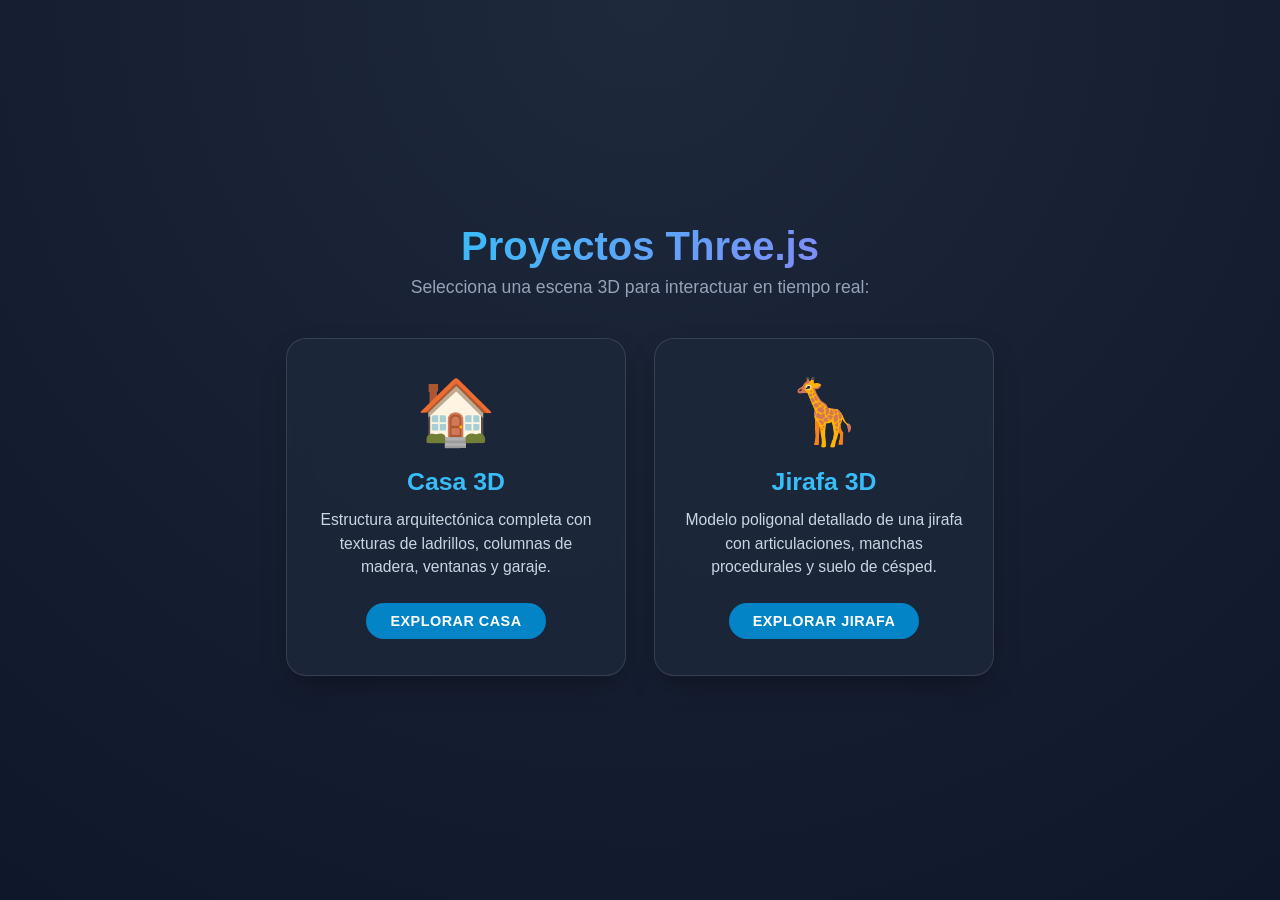
<file: index.html>
<!DOCTYPE html>
<html lang="es">
<head>
    <meta charset="UTF-8">
    <meta name="viewport" content="width=device-width, initial-scale=1.0">
    <title>Proyectos 3D - Three.js</title>
    <style>
        * {
            box-sizing: border-box;
            margin: 0;
            padding: 0;
        }
        body {
            font-family: -apple-system, BlinkMacSystemFont, "Segoe UI", Roboto, sans-serif;
            background: radial-gradient(circle at top, #1e293b, #0f172a);
            color: #ffffff;
            display: flex;
            flex-direction: column;
            align-items: center;
            justify-content: center;
            min-height: 100vh;
            padding: 24px;
        }
        h1 {
            font-size: 2.5rem;
            margin-bottom: 8px;
            background: linear-gradient(135deg, #38bdf8, #818cf8);
            -webkit-background-clip: text;
            -webkit-text-fill-color: transparent;
            text-align: center;
        }
        p.subtitle {
            color: #94a3b8;
            margin-bottom: 40px;
            font-size: 1.1rem;
            text-align: center;
        }
        .container {
            display: flex;
            gap: 28px;
            flex-wrap: wrap;
            justify-content: center;
            max-width: 750px;
            width: 100%;
        }
        .card {
            background: rgba(30, 41, 59, 0.75);
            backdrop-filter: blur(12px);
            border: 1px solid rgba(255, 255, 255, 0.12);
            border-radius: 20px;
            padding: 36px 28px;
            flex: 1 1 300px;
            max-width: 340px;
            text-align: center;
            text-decoration: none;
            color: inherit;
            transition: all 0.35s cubic-bezier(0.4, 0, 0.2, 1);
            box-shadow: 0 12px 30px -8px rgba(0, 0, 0, 0.4);
            display: flex;
            flex-direction: column;
            align-items: center;
        }
        .card:hover {
            transform: translateY(-8px);
            border-color: #38bdf8;
            box-shadow: 0 20px 40px -8px rgba(56, 189, 248, 0.3);
            background: rgba(40, 53, 76, 0.9);
        }
        .icon {
            font-size: 4rem;
            margin-bottom: 18px;
            display: inline-block;
            transition: transform 0.3s ease;
        }
        .card:hover .icon {
            transform: scale(1.12);
        }
        .card h2 {
            font-size: 1.55rem;
            margin-bottom: 12px;
            color: #38bdf8;
        }
        .card p {
            color: #cbd5e1;
            font-size: 0.98rem;
            line-height: 1.5;
            flex-grow: 1;
        }
        .btn {
            display: inline-block;
            margin-top: 24px;
            padding: 10px 24px;
            background: #0284c7;
            color: white;
            border-radius: 25px;
            font-size: 0.9rem;
            font-weight: 600;
            text-transform: uppercase;
            letter-spacing: 0.5px;
            transition: all 0.2s ease;
        }
        .card:hover .btn {
            background: #38bdf8;
            color: #0f172a;
            box-shadow: 0 0 15px rgba(56, 189, 248, 0.6);
        }
    </style>
</head>
<body>

    <h1>Proyectos Three.js</h1>
    <p class="subtitle">Selecciona una escena 3D para interactuar en tiempo real:</p>

    <div class="container">
        <!-- Escena 1: Casa -->
        <a href="Casa.html" class="card">
            <div class="icon">🏠</div>
            <h2>Casa 3D</h2>
            <p>Estructura arquitectónica completa con texturas de ladrillos, columnas de madera, ventanas y garaje.</p>
            <span class="btn">Explorar Casa</span>
        </a>

        <!-- Escena 2: Jirafa -->
        <a href="Jirafa.html" class="card">
            <div class="icon">🦒</div>
            <h2>Jirafa 3D</h2>
            <p>Modelo poligonal detallado de una jirafa con articulaciones, manchas procedurales y suelo de césped.</p>
            <span class="btn">Explorar Jirafa</span>
        </a>
    </div>

</body>
</html>
</file>
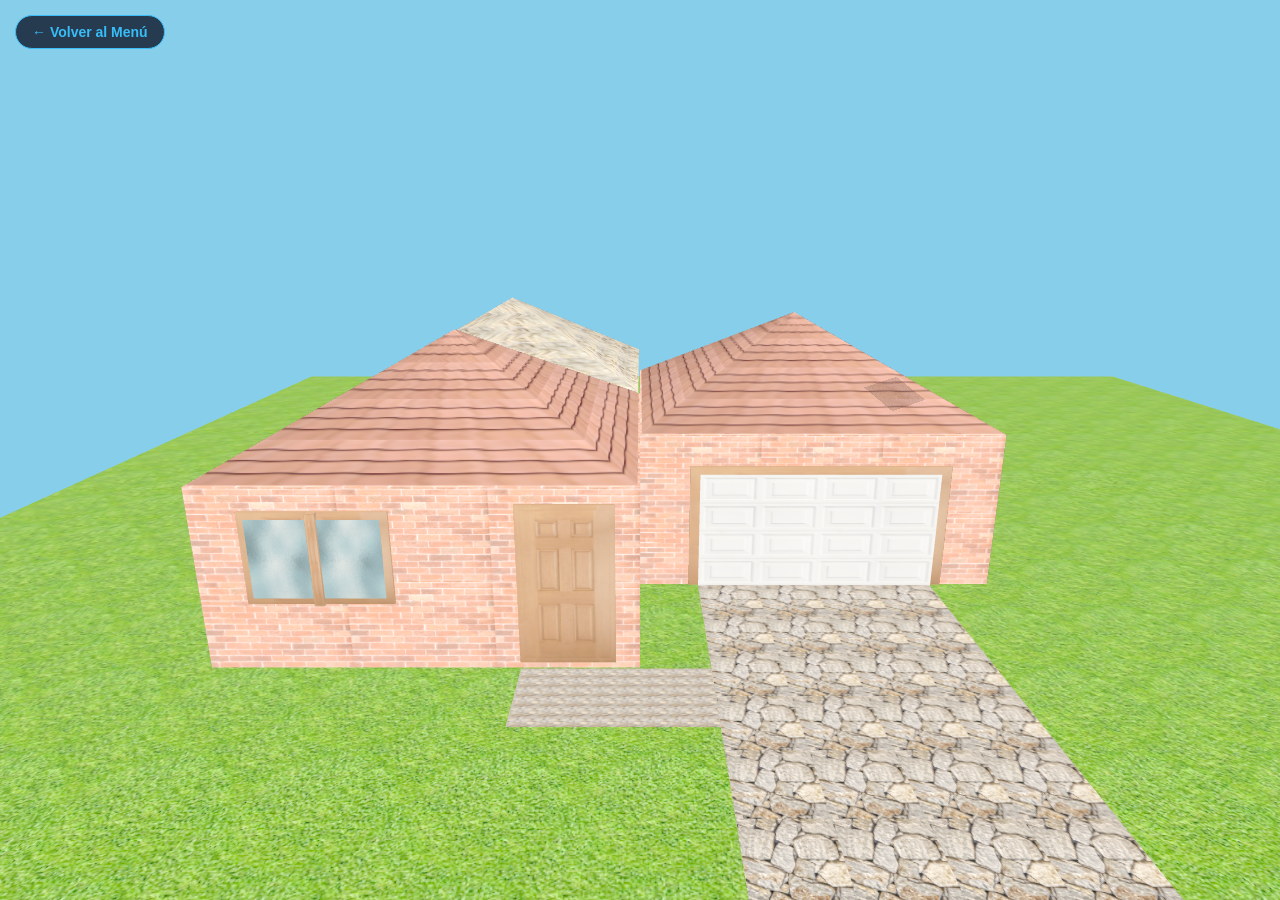
<file: Casa.html>
<!DOCTYPE html>
<html>
	<head>
		<meta charset="utf-8">
		<title>Casa 3D - Three.js</title>
		<style>
			body { margin: 0; overflow: hidden; }
			.back-btn {
				position: fixed;
				top: 15px;
				left: 15px;
				background: rgba(15, 23, 42, 0.8);
				color: #38bdf8;
				border: 1px solid #38bdf8;
				padding: 8px 16px;
				border-radius: 20px;
				text-decoration: none;
				font-family: sans-serif;
				font-size: 14px;
				font-weight: bold;
				z-index: 1000;
				backdrop-filter: blur(5px);
				transition: all 0.2s ease;
			}
			.back-btn:hover {
				background: #38bdf8;
				color: #0f172a;
				box-shadow: 0 0 12px rgba(56, 189, 248, 0.5);
			}
		</style>
	</head>
	<body>
		<a href="index.html" class="back-btn">&#8592; Volver al Menú</a>
		<script src="js/three.js"></script>
		<script src="js/OrbitControls.js"></script>

		<script>
			const scene = new THREE.Scene();
			scene.background = new THREE.Color( 0x87CEEB ); // Fondo cielo azul

			const camera = new THREE.PerspectiveCamera( 60, window.innerWidth / window.innerHeight, 0.1, 1000 );

			const renderer = new THREE.WebGLRenderer({ antialias: true });
			renderer.shadowMap.enabled = true;
			renderer.shadowMap.type = THREE.PCFSoftShadowMap;
			renderer.outputEncoding = THREE.sRGBEncoding;

			renderer.setSize( window.innerWidth, window.innerHeight );
			document.body.appendChild( renderer.domElement );

			// Carga de texturas casa primer nivel
			const casaloader = new THREE.TextureLoader();
			let casaTexture = casaloader.load('textures/ladrillo.jpg');
			casaTexture.wrapS = THREE.RepeatWrapping;
			casaTexture.wrapT = THREE.RepeatWrapping;
			casaTexture.repeat.set( 3, 2 );

			const geometry = new THREE.BoxGeometry( 90, 40, 90 );
			const material = new THREE.MeshLambertMaterial( { map: casaTexture, side: THREE.DoubleSide });
			const cube = new THREE.Mesh( geometry, material );
			cube.position.y = 11;
			cube.receiveShadow = true;
			cube.castShadow = true;
			scene.add( cube );

			// Diseño del segundo nivel
			const Niveloader = new THREE.TextureLoader();
			let nivelTexture = Niveloader.load('textures/ladrillo.jpg');
			nivelTexture.wrapS = THREE.RepeatWrapping;
			nivelTexture.wrapT = THREE.RepeatWrapping;
			nivelTexture.repeat.set( 3, 2 );

			const nivelgeometry = new THREE.BoxGeometry( 90, 40, 90 );
			const nivelmaterial = new THREE.MeshLambertMaterial( { map: nivelTexture, side: THREE.DoubleSide });
			const nivelcube = new THREE.Mesh( nivelgeometry, nivelmaterial );
			nivelcube.position.y = 11;
			nivelcube.position.x = -90;
			nivelcube.position.z = 40;
			nivelcube.receiveShadow = true;
			nivelcube.castShadow = true;
			scene.add( nivelcube );

			// Techo #1
			const roofLoader = new THREE.TextureLoader();
			let roofTexture = roofLoader.load('textures/techo.jpg');
			roofTexture.wrapS = THREE.RepeatWrapping;
			roofTexture.wrapT = THREE.RepeatWrapping;
			roofTexture.repeat.set( 4, 4 );

			const coneRgGeometry = new THREE.ConeGeometry( 63, 25, 4, 20 );
			const coneRgMaterial = new THREE.MeshLambertMaterial( { map: roofTexture, side: THREE.DoubleSide } );
			const cone = new THREE.Mesh( coneRgGeometry, coneRgMaterial );
			cone.position.y = 43.7;
			cone.position.x = 0;
			cone.rotation.y = Math.PI / 4; // 45 grados para alinear con las paredes
			cone.castShadow = true;
			cone.receiveShadow = true;
			scene.add( cone );

			// Techo #2
			let coneLfTexture = roofLoader.load('textures/palma.jpg');
			coneLfTexture.wrapS = THREE.RepeatWrapping;
			coneLfTexture.wrapT = THREE.RepeatWrapping;
			coneLfTexture.repeat.set( 7, 6 );

			const coneLfGeometry = new THREE.ConeGeometry( 63, 25, 4, 5 );
			const coneLfMaterial = new THREE.MeshLambertMaterial( { map: coneLfTexture, side: THREE.DoubleSide } );
			const coneLf = new THREE.Mesh( coneLfGeometry, coneLfMaterial );
			coneLf.position.y = 43.7;
			coneLf.position.x = -90;
			coneLf.position.z = -49;
			coneLf.rotation.y = Math.PI / 4;
			coneLf.receiveShadow = true;
			coneLf.castShadow = true;
			scene.add( coneLf );

			// Columnas de madera
			let WoodTexture = roofLoader.load('textures/maderaRustica.jpg');
			WoodTexture.wrapS = THREE.RepeatWrapping;
			WoodTexture.wrapT = THREE.RepeatWrapping;
			WoodTexture.repeat.set( 1, 2 );

			const columnRGeometry = new THREE.CylinderGeometry( 4, 4, 40, 32 );
			const columnRMaterial = new THREE.MeshLambertMaterial( { map: WoodTexture } );

			const cylinderR = new THREE.Mesh( columnRGeometry, columnRMaterial );
			cylinderR.position.set(-128, 11.5, -88);
			cylinderR.receiveShadow = true;
			cylinderR.castShadow = true;
			scene.add( cylinderR );

			const cylinderL = new THREE.Mesh( columnRGeometry, columnRMaterial );
			cylinderL.position.set(-52, 11.5, -88);
			scene.add( cylinderL );

			const cylinderLb = new THREE.Mesh( columnRGeometry, columnRMaterial );
			cylinderLb.position.set(-52, 11.5, -8);
			scene.add( cylinderLb );

			const cylinderRb = new THREE.Mesh( columnRGeometry, columnRMaterial );
			cylinderRb.position.set(-128, 11.5, -8);
			cylinderRb.receiveShadow = true;
			scene.add( cylinderRb );

			// Techo #3 frente
			const oppositeCone = new THREE.Mesh( coneRgGeometry, coneRgMaterial );
			oppositeCone.position.set(-90, 43.7, 40);
			oppositeCone.rotation.y = Math.PI / 4;
			oppositeCone.castShadow = true;
			oppositeCone.receiveShadow = true;
			scene.add( oppositeCone );

			// Suelo de césped
			const planegeometry = new THREE.PlaneGeometry( 500, 500 );
			let texture = casaloader.load('textures/grass.jpg');
			texture.wrapS = THREE.RepeatWrapping;
			texture.wrapT = THREE.RepeatWrapping;
			texture.repeat.set( 6, 6 );

			const planematerial = new THREE.MeshLambertMaterial( { map: texture, side: THREE.DoubleSide });
			const plane = new THREE.Mesh( planegeometry, planematerial );
			plane.rotation.x = Math.PI / 2;
			plane.position.y = -9.5;
			plane.receiveShadow = true;
			scene.add( plane );

			// Entrada al garaje (camino de piedra)
			let DoorTexture = casaloader.load('textures/piedra.jpg');
			DoorTexture.wrapS = THREE.RepeatWrapping;
			DoorTexture.wrapT = THREE.RepeatWrapping;
			DoorTexture.repeat.set( 4, 6 );

			const DoorPlane = new THREE.PlaneGeometry( 60, 100 );
			const DoorPlaneMaterial = new THREE.MeshLambertMaterial( { map: DoorTexture, side: THREE.DoubleSide });
			const Door = new THREE.Mesh( DoorPlane, DoorPlaneMaterial );
			Door.rotation.x = Math.PI / 2;
			Door.position.set(0, -9.2, 95);
			Door.receiveShadow = true;
			scene.add( Door );

			// Pasillo de la puerta principal
			const DoorPlane2 = new THREE.PlaneGeometry( 20, 20 );
			const DoorPlaneMaterial2 = new THREE.MeshLambertMaterial( { map: DoorTexture, side: THREE.DoubleSide });
			const Door2 = new THREE.Mesh( DoorPlane2, DoorPlaneMaterial2 );
			Door2.rotation.x = Math.PI / 2;
			Door2.position.set(-60, -9.2, 95);
			Door2.receiveShadow = true;
			scene.add( Door2 );

			const Door3 = new THREE.Mesh( DoorPlane2, DoorPlaneMaterial2 );
			Door3.rotation.x = Math.PI / 2;
			Door3.position.set(-40, -9.2, 95);
			Door3.receiveShadow = true;
			scene.add( Door3 );

			// Puerta del garaje
			let garajeTexture = casaloader.load('textures/garaje.jpg');
			garajeTexture.wrapS = THREE.RepeatWrapping;
			garajeTexture.wrapT = THREE.RepeatWrapping;
			garajeTexture.repeat.set( 1, 1 );

			const garajePlane = new THREE.PlaneGeometry( 60, 30 );
			const garajePlaneMaterial = new THREE.MeshLambertMaterial( { map: garajeTexture, side: THREE.DoubleSide });
			const garaje = new THREE.Mesh( garajePlane, garajePlaneMaterial );
			garaje.position.set(0, 6, 45.8);
			scene.add( garaje );

			// Cristales de la ventana
			let glassTexture = casaloader.load('textures/cristal.jpg');
			glassTexture.wrapS = THREE.RepeatWrapping;
			glassTexture.wrapT = THREE.RepeatWrapping;
			glassTexture.repeat.set( 2, 1 );

			const glassGeometry = new THREE.PlaneGeometry( 27, 17 );
			const glassmaterial = new THREE.MeshPhongMaterial( { 
				map: glassTexture, 
				side: THREE.DoubleSide,
				transparent: true,
				opacity: 0.85
			});
			const glass = new THREE.Mesh( glassGeometry, glassmaterial );
			glass.position.set(-110, 16, 86);
			scene.add( glass );

			// Marco y puerta
			let doorTexture = casaloader.load('textures/puerta.jpg');
			doorTexture.wrapS = THREE.RepeatWrapping;
			doorTexture.wrapT = THREE.RepeatWrapping;
			doorTexture.repeat.set( 1, 1 );

			const frameMaterial = new THREE.MeshLambertMaterial( { map: doorTexture, side: THREE.DoubleSide });

			const doorGeometry = new THREE.BoxGeometry( 20, 35, 1 );
			const door = new THREE.Mesh( doorGeometry, frameMaterial );
			door.position.set(-60, 10, 85);
			scene.add( door );

			const garajeDoorGeometry = new THREE.BoxGeometry( 65, 32, 1 );
			const garajeDoor = new THREE.Mesh( garajeDoorGeometry, frameMaterial );
			garajeDoor.position.set(0, 7, 45);
			scene.add( garajeDoor );

			const windowFrameGeometry = new THREE.BoxGeometry( 30, 20, 1 );
			const windowFrame = new THREE.Mesh( windowFrameGeometry, frameMaterial );
			windowFrame.position.set(-110, 16, 85);
			scene.add( windowFrame );

			const divGlassGeometry = new THREE.BoxGeometry( 2, 20, 1.2 );
			const divGlass = new THREE.Mesh( divGlassGeometry, frameMaterial );
			divGlass.position.set(-110, 16, 86);
			scene.add( divGlass );

			const doorPlaneGeometry = new THREE.PlaneGeometry( 18, 33 );
			const doorPlanematerial = new THREE.MeshLambertMaterial( { map: doorTexture, side: THREE.DoubleSide });
			const doorPlane = new THREE.Mesh( doorPlaneGeometry, doorPlanematerial );
			doorPlane.position.set(-60, 10, 85.7);
			scene.add( doorPlane );

			// Iluminación
			const ambientLight = new THREE.AmbientLight( 0xffffff, 0.6 );
			scene.add( ambientLight );

			const sunLight = new THREE.DirectionalLight( 0xfffaed, 0.85 );
			sunLight.position.set( 120, 220, 180 );
			sunLight.castShadow = true;
			sunLight.shadow.mapSize.width = 2048;
			sunLight.shadow.mapSize.height = 2048;
			scene.add( sunLight );

			// Cámara y Controles centrados
			camera.position.set( -45, 80, 230 );
			const controls = new THREE.OrbitControls( camera, renderer.domElement );
			controls.target.set( -45, 20, 20 );
			controls.maxPolarAngle = Math.PI / 2 - 0.02;
			controls.update();

			window.addEventListener('resize', () => {
				camera.aspect = window.innerWidth / window.innerHeight;
				camera.updateProjectionMatrix();
				renderer.setSize( window.innerWidth, window.innerHeight );
			});

			function animate() {
				requestAnimationFrame( animate );
				controls.update();
				renderer.render( scene, camera );
			}

			animate();
		</script>
	</body>
</html>
</file>
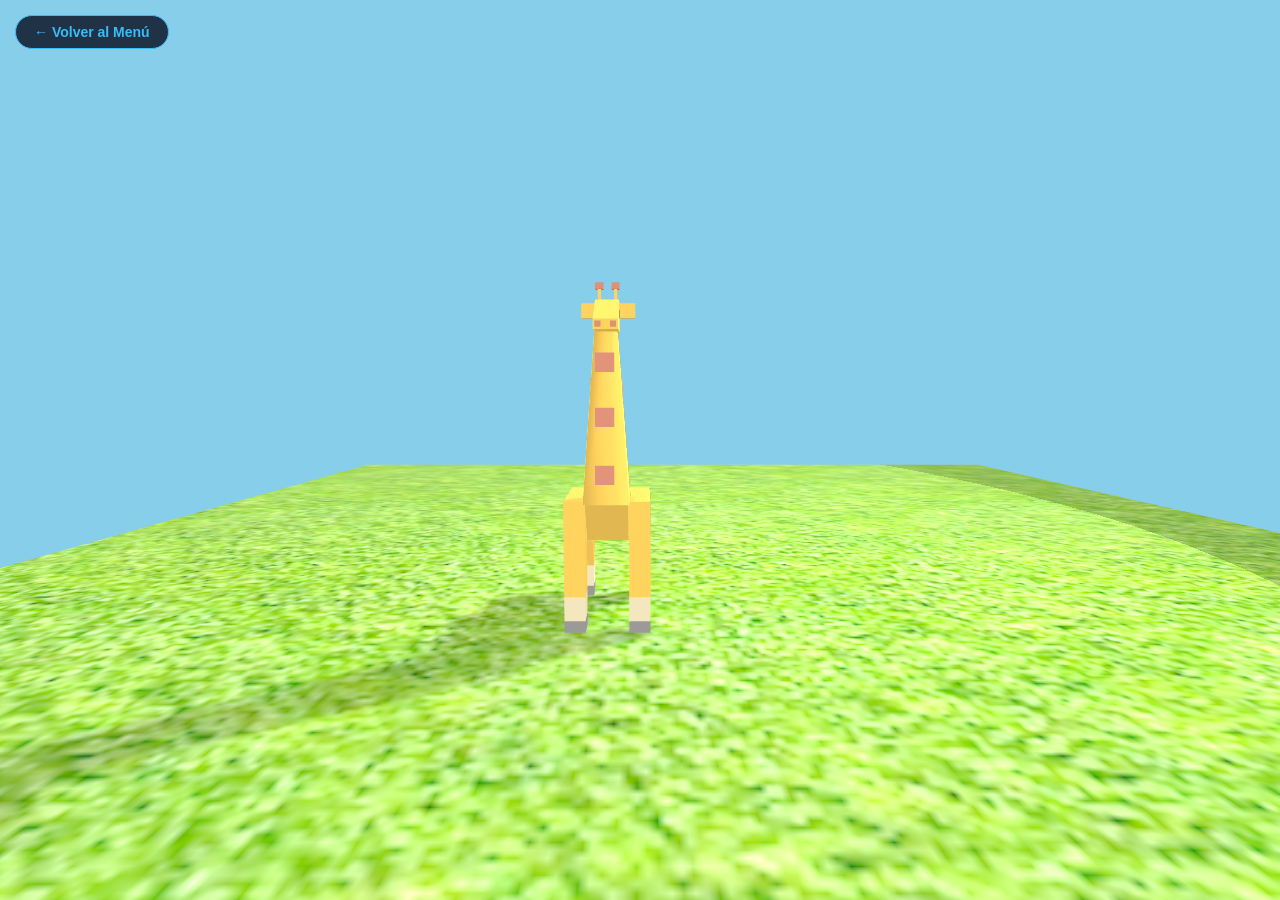
<file: Jirafa.html>
<!DOCTYPE html>
<html>
	<head>
		<meta charset="utf-8">
		<title>JIRAFA</title>
		<style>
			body { margin: 0; overflow: hidden; }
			.back-btn {
				position: fixed;
				top: 15px;
				left: 15px;
				background: rgba(15, 23, 42, 0.85);
				color: #38bdf8;
				border: 1px solid #38bdf8;
				padding: 8px 18px;
				border-radius: 20px;
				text-decoration: none;
				font-family: sans-serif;
				font-size: 14px;
				font-weight: bold;
				z-index: 1000;
				backdrop-filter: blur(5px);
				transition: all 0.2s ease;
			}
			.back-btn:hover {
				background: #38bdf8;
				color: #0f172a;
				box-shadow: 0 0 12px rgba(56, 189, 248, 0.5);
			}
		</style>
	</head>
	<body>
		<a href="index.html" class="back-btn">&#8592; Volver al Menú</a>
		<script src="js/three.js"></script>
        <script src="js/OrbitControls.js"></script>
		<script>
			const scene = new THREE.Scene();
			scene.background = new THREE.Color( 0x87CEEB );
			const camera = new THREE.PerspectiveCamera( 75, window.innerWidth / window.innerHeight, 0.1, 1000 );

			const renderer = new THREE.WebGLRenderer({ antialias: true });
			renderer.outputEncoding = THREE.sRGBEncoding;
			renderer.shadowMap.enabled = true;
			renderer.shadowMap.type = THREE.PCFSoftShadowMap;
			renderer.setSize( window.innerWidth, window.innerHeight );
			document.body.appendChild( renderer.domElement );

            // Desde aqui----------------------:
            
            //Textura del piso Hierba:
			const texturapasto = new THREE.TextureLoader().load('textures/grass.jpg' );
			texturapasto.wrapS = THREE.RepeatWrapping;
			texturapasto.wrapT = THREE.RepeatWrapping;

			// El piso:
			const geometrySuelo = new THREE.PlaneGeometry( 65, 60);
			const materialSuelo = new THREE.MeshLambertMaterial( {map: texturapasto, side: THREE.DoubleSide} );
			const Suelo = new THREE.Mesh( geometrySuelo, materialSuelo );
			scene.add( Suelo );
			Suelo.receiveShadow =true;
			Suelo.rotation.x = Math.PI/2
			Suelo.position.y = -2.1

            const unGrado = Math.PI/180

            // --------- GEOMETRIAS Y MATERIALES ------------ :
            //MATERIAL DE PRUEBA Y AJUSTE:
            const materialppp = new THREE.MeshLambertMaterial( {color: "red", side: THREE.DoubleSide} );

            //MATERIAL PARA EL CUERPO EN GENERAL:
            const materialCuerpoG = new THREE.MeshLambertMaterial( {color: "#ffa11c", side: THREE.DoubleSide} );
            //MATERIAL PARA MANCHAS, NARIZ Y ANTENAS:
            const materialmanchas = new THREE.MeshLambertMaterial( {color: "#b0462e", side: THREE.DoubleSide} );
            //MATERIAL PARA MANCHAS, NARIZ Y ANTENAS:
            const materialojos = new THREE.MeshLambertMaterial( {color: "black", side: THREE.DoubleSide} );

            //GEOMETRIA Y MATERIAL PARA PARTE DE ABAJO DE LAS PATAS:
            const geoPParteAbajo = new THREE.BoxGeometry( 0.7, 0.4, 0.7 );
            const materialPPA = new THREE.MeshLambertMaterial( {color: "#514f50"} ); 
            //GEOMETRIA Y MATERIAL PARA PARTE DE EN MEDIO DE LAS PATAS:
            const geoPParteMedio = new THREE.BoxGeometry( 0.7, 0.8, 0.7 );
            const materialPPM = new THREE.MeshLambertMaterial( {color: "#dbc480"} ); //fee797
            //GEOMETRIA PARA PARTE FINAL DE LAS PATAS TRASERAS:
            const geoPTParteFinal = new THREE.BoxGeometry( 0.7, 2.2, 0.7 ); 
            //GEOMETRIA PARA PARTE FINAL DE LAS PATAS DELANTERAS:
            const geoPParteFinal = new THREE.BoxGeometry( 0.7, 3.2, 0.7 );
            //GEOMETRIA PARA INCLINACION DE LAS PATAS TRASERAS:
            const geoInclinacionPT = new THREE.BoxGeometry( 0.7, 1.92, 0.7 );
            //GEOMETRIA PARA PRIMERA PARTE DEL CUERPO:
            const geoCuerpoPrte1 = new THREE.BoxGeometry( 2.84, 1.4, 2.3);
            //GEOMETRIA PARA SEGUNDA PARTE DEL CUERPO:
            const geoCuerpoParte2 = new THREE.BoxGeometry( 2.84, 0.8, 1.4);
            //GEOMETRIA PARA LA PARTE INCLINADA DEL CUERPO:
            const geoCuerpoParteI = new THREE.BoxGeometry( 2.84, 0.5, 1.52);      

            // -------------- ESPACIO PARA PATAS DELANTERAS: ---------------

            //((((Pata derecha)))):

            // Parte de abajo pata derecha:
            const pDerParteAbajo = new THREE.Mesh( geoPParteAbajo, materialPPA );
            scene.add( pDerParteAbajo );
            pDerParteAbajo.position.x = -3.5
            pDerParteAbajo.position.y = -1.84
            pDerParteAbajo.position.z = 13
            pDerParteAbajo.receiveShadow = true;
            pDerParteAbajo.castShadow = true;

            // Parte del medio pata derecha:
            const pDerParteMedio = new THREE.Mesh( geoPParteMedio, materialPPM );
            scene.add( pDerParteMedio );
            pDerParteMedio.position.x = -3.5
            pDerParteMedio.position.y = -1.24
            pDerParteMedio.position.z = 13
            pDerParteMedio.receiveShadow = true;
            pDerParteMedio.castShadow = true;

            // Parte final pata derecha:
            const pDerParteFinal = new THREE.Mesh( geoPParteFinal, materialCuerpoG );
            scene.add( pDerParteFinal );
            pDerParteFinal.position.x = -3.5
            pDerParteFinal.position.y = 0.76
            pDerParteFinal.position.z = 13
            pDerParteFinal.receiveShadow = true;
            pDerParteFinal.castShadow = true;

            //((((Pata izquierda)))):

            // Parte de abajo pata izquierda:
            const pIzqParteAbajo = new THREE.Mesh( geoPParteAbajo, materialPPA );
            scene.add( pIzqParteAbajo );
            pIzqParteAbajo.position.x = -5.64
            pIzqParteAbajo.position.y = -1.84
            pIzqParteAbajo.position.z = 13
            pIzqParteAbajo.receiveShadow = true;
            pIzqParteAbajo.castShadow = true;

            // Parte del medio pata izquierda:
            const pIzqParteMedio = new THREE.Mesh( geoPParteMedio, materialPPM );
            scene.add( pIzqParteMedio );
            pIzqParteMedio.position.x = -5.64
            pIzqParteMedio.position.y = -1.24
            pIzqParteMedio.position.z = 13
            pIzqParteMedio.receiveShadow = true;
            pIzqParteMedio.castShadow = true;

            // Parte final pata izquierda:
            const pIzqParteFinal = new THREE.Mesh( geoPParteFinal, materialCuerpoG );
            scene.add( pIzqParteFinal );
            pIzqParteFinal.position.x = -5.64
            pIzqParteFinal.position.y = 0.76
            pIzqParteFinal.position.z = 13
            pIzqParteFinal.receiveShadow = true;
            pIzqParteFinal.castShadow = true;
            

            // -------------- ESPACIO PARA PATAS TRASERAS ---------------

            //((((Pata derecha)))):

            // Parte de abajo pata derecha:
            const paDerParteAbajo = new THREE.Mesh( geoPParteAbajo, materialPPA );
            scene.add( paDerParteAbajo ); 
            paDerParteAbajo.position.x = -3.5
            paDerParteAbajo.position.y = -1.84
            paDerParteAbajo.position.z = 9.5
            paDerParteAbajo.receiveShadow = true;
            paDerParteAbajo.CastShadow = true;

            // Parte del medio pata derecha:
            const paDerParteMedio = new THREE.Mesh( geoPParteMedio, materialPPM );
            scene.add( paDerParteMedio );
            paDerParteMedio.position.x = -3.5
            paDerParteMedio.position.y = -1.24
            paDerParteMedio.position.z = 9.5
            paDerParteMedio.receiveShadow = true;
            paDerParteMedio.castShadow = true;

            // Parte final pata derecha:
            const paDerParteFinal = new THREE.Mesh( geoPTParteFinal, materialCuerpoG );
            scene.add( paDerParteFinal );
            paDerParteFinal.position.x = -3.5
            paDerParteFinal.position.y = 0.26  
            paDerParteFinal.position.z = 9.5
            paDerParteFinal.receiveShadow = true;
            paDerParteFinal.castShadow = true;

            // Inclinacion pata trasera derecha:
            const incPTDer = new THREE.Mesh( geoInclinacionPT, materialCuerpoG );
            scene.add( incPTDer );
            incPTDer.position.x = -3.5
            incPTDer.position.y = 0.20
            incPTDer.position.z = 9.88
            incPTDer.rotation.x = Math.PI/8.5
            incPTDer.receiveShadow = true;
            incPTDer.castShadow = true;


            //((((Pata izquierda)))):

            // Parte de abajo pata izquierda:
            const paIzqParteAbajo = new THREE.Mesh( geoPParteAbajo, materialPPA );
            scene.add( paIzqParteAbajo );
            paIzqParteAbajo.position.x = -5.64
            paIzqParteAbajo.position.y = -1.84
            paIzqParteAbajo.position.z = 9.5
            paIzqParteAbajo.receiveShadow = true;
            paIzqParteAbajo.castShadow = true;

            // Parte del medio pata izquierda:
            const paIzqParteMedio = new THREE.Mesh( geoPParteMedio, materialPPM );
            scene.add( paIzqParteMedio );
            paIzqParteMedio.position.x = -5.64
            paIzqParteMedio.position.y = -1.24
            paIzqParteMedio.position.z = 9.5
            paIzqParteMedio.receiveShadow = true;
            paIzqParteMedio.castShadow = true;

            // Parte final pata izquierda:
            const paIzqParteFinal = new THREE.Mesh( geoPTParteFinal, materialCuerpoG );
            scene.add( paIzqParteFinal );
            paIzqParteFinal.position.x = -5.64
            paIzqParteFinal.position.y = 0.26
            paIzqParteFinal.position.z = 9.5
            paIzqParteFinal.receiveShadow = true;
            paIzqParteFinal.castShadow = true;

            // Inclinacion pata trasera izquierda:
            const incPTIzq = new THREE.Mesh( geoInclinacionPT, materialCuerpoG );
            scene.add( incPTIzq );
            incPTIzq.position.x = -5.64
            incPTIzq.position.y = 0.20
            incPTIzq.position.z = 9.88
            incPTIzq.rotation.x = Math.PI/8.5
            incPTIzq.receiveShadow = true;
            incPTIzq.castShadow = true;

            //------------ ESPACIO PARA LA PRIMERA PARTE DEL CUERPO --------------
            const cuerpoP1 = new THREE.Mesh( geoCuerpoPrte1, materialCuerpoG );
            scene.add( cuerpoP1 );
            cuerpoP1.position.x = -4.57
            cuerpoP1.position.y = 1.66
            cuerpoP1.position.z = 11.7
            cuerpoP1.receiveShadow = true;
            cuerpoP1.castShadow = true;

            //------------ ESPACIO PARA LA SEGUNDA PARTE DEL CUERPO --------------
            const cuerpoP2 = new THREE.Mesh( geoCuerpoParte2, materialCuerpoG );
            scene.add( cuerpoP2 );
            cuerpoP2.position.x = -4.57
            cuerpoP2.position.y = 1.37
            cuerpoP2.position.z = 9.85
            cuerpoP2.receiveShadow = true;
            cuerpoP2.castShadow = true;

            //------------ ESPACIO PARA LA PARTE INCLINADA DEL CUERPO --------------
            const cuerpoPI = new THREE.Mesh( geoCuerpoParteI, materialCuerpoG );
            scene.add( cuerpoPI );
            cuerpoPI.position.x = -4.57
            cuerpoPI.position.y = 1.840
            cuerpoPI.position.z = 9.95
            cuerpoPI.rotation.x = unGrado*-22.5
            cuerpoPI.receiveShadow = true;
            cuerpoP1.castShadow = true;

            //------------- PLANOS PARA TAPAR HOYOS QUE SE HACEN AL INCLINAR LA PARTE TRASERA DEL CUERPO: ----
            const geoTaparHoyos = new THREE.PlaneGeometry( 0.4, 0.4);
            const TaparOyo1 = new THREE.Mesh( geoTaparHoyos, materialCuerpoG );
            //---------------------------------
            TaparOyo1.position.x = -3.14
            TaparOyo1.position.y = 1.9
            TaparOyo1.position.z = 10.6
            TaparOyo1.rotation.y = unGrado*90
            TaparOyo1.receiveShadow = true;
            TaparOyo1.castShadow = true;
            scene.add(TaparOyo1)
            //---------------------------------
            const TaparOyo2 = new THREE.Mesh( geoTaparHoyos, materialCuerpoG );
            TaparOyo2.position.x = -6
            TaparOyo2.position.y = 1.9
            TaparOyo2.position.z = 10.6
            TaparOyo2.rotation.y = unGrado*90
            TaparOyo2.receiveShadow = true;
            TaparOyo2.castShadow = true;
            scene.add(TaparOyo2)

            //------------- LA COLA DE LA JIRAFA: ----
            const geoCola = new THREE.BoxGeometry( 0.7, 0.8, 0.40);
            const cola = new THREE.Mesh( geoCola, materialCuerpoG );
            //---------------------------------
            cola.position.x = -4.6
            cola.position.y = 1.4
            cola.position.z = 8.95
            cola.receiveShadow = true;
            cola.castShadow = true;
            scene.add(cola)

            //------------------------ ESPACIO PARA EL Cuello: ----------------------------
            const geometryCuello = new THREE.CylinderGeometry( 0.5, 1.03, 5.4, 4 );
            const cuello = new THREE.Mesh( geometryCuello, materialCuerpoG );
            scene.add( cuello );
            cuello.position.x = -4.56
            cuello.position.y = 5.06
            cuello.position.z = 13.2
            cuello.rotation.y = unGrado*44
            cuello.castShadow = true;

            //------------------------ ESPACIO PARA LA PARTE DE ABAJO DEL CUELLO: ----------------------------
            const geoCuerpoParteA= new THREE.BoxGeometry( 1.36, 1.2, 1.52);
            const cuelloPA = new THREE.Mesh( geoCuerpoParteA, materialCuerpoG );
            scene.add( cuelloPA );
            cuelloPA.position.x = -4.56
            cuelloPA.position.y = 2
            cuelloPA.position.z = 13
            cuelloPA.rotation.x = unGrado*-60
            //cuelloPA.rotation.y = unGrado*44
            cuelloPA.receiveShadow = true;
            cuelloPA.castShadow = true;


            // --------- ESPACIO PARA LA CABEZA: ---------------------------
            
            const pCabJirafa = new THREE.Shape();
            pCabJirafa.moveTo(1.5, 1.5);
            pCabJirafa.lineTo(3, 1.5);
            pCabJirafa.lineTo(3, 2.5);
            pCabJirafa.lineTo(2.5, 2.5);
            pCabJirafa.lineTo(1.5, 1.80);
            pCabJirafa.lineTo(1.5, 1.5);

            const pCabJirafaextrudeSettings = {
                steps: 2,
                depth: 0.75,
                bevelEnabled: false,
                bevelThickness: 1,
                bevelSize: 1,
                bevelOffset: 0,
                bevelSegments: 1
            };

            const geoCabeza = new THREE.ExtrudeGeometry(pCabJirafa, pCabJirafaextrudeSettings);
            const Cabeza= new THREE.Mesh(geoCabeza, materialCuerpoG);
            scene.add(Cabeza);
            
            Cabeza.castShadow = true;
            Cabeza.position.x = -4.9
            Cabeza.position.y = 6.25
            Cabeza.position.z = 15.85
            Cabeza.rotation.y = unGrado*90


            // ------------------- ESPACIO PARA LA NARIZ: -----------------------------
            const geoNariz = new THREE.PlaneGeometry( 0.18, 0.18);
            // --- hoyo derecha ------- :
            const NarizHDER = new THREE.Mesh( geoNariz, materialmanchas );
            NarizHDER.position.x = -4.76
            NarizHDER.position.y = 7.9
            NarizHDER.position.z = 14.36
            NarizHDER.receiveShadow = true;
            NarizHDER.castShadow =  true;
            scene.add(NarizHDER)


            // --- hoyo izquierda ------- :
            const NarizHIZQ = new THREE.Mesh( geoNariz, materialmanchas );
            NarizHIZQ.position.x = -4.3
            NarizHIZQ.position.y = 7.9
            NarizHIZQ.position.z = 14.36
            NarizHIZQ.receiveShadow = true;
            NarizHIZQ.castShadow =  true;
            scene.add(NarizHIZQ)

            // ------------------- ESPACIO PARA LOS OJOS: -----------------------------
            const geoOjos = new THREE.PlaneGeometry( 0.25, 0.25);
            // --- hoyo derecha ------- :
            const ojoDer = new THREE.Mesh( geoOjos, materialojos );
            ojoDer.position.x = -4.91
            ojoDer.position.y = 8.3
            ojoDer.position.z = 13.58
            ojoDer.rotation.y = unGrado*90
            ojoDer.receiveShadow = true;
            ojoDer.castShadow = true;
            scene.add(ojoDer)

            // --- hoyo izquierda ------- :
            const ojoIzq = new THREE.Mesh( geoOjos, materialojos );
            ojoIzq.position.x = -4.13
            ojoIzq.position.y = 8.3
            ojoIzq.position.z = 13.58
            ojoIzq.rotation.y = unGrado*90
            ojoIzq.receiveShadow = true;
            ojoIzq.castShadow = true;
            scene.add(ojoIzq)

            // ------------------- ESPACIO PARA LAS OREJAS: -----------------------------
            const geoOrejas = new THREE.BoxGeometry( 1.7, 0.2, 0.45);
            // --- OREJAS ------- :
            const OrejaDer = new THREE.Mesh( geoOrejas, materialCuerpoG );
            OrejaDer.position.x = -4.5
            OrejaDer.position.y = 8.43
            OrejaDer.position.z = 13.09
            OrejaDer.rotation.x = unGrado*90
            OrejaDer.receiveShadow = true;
            OrejaDer.castShadow = true;
            scene.add(OrejaDer)

            // ------------------- ESPACIO PARA Las Antenas: -----------------------------
            // Geometria para los palitos de las antenas:
            const geo1Antenas = new THREE.BoxGeometry( 0.1, 0.5, 0.1);
            // --- OREJAS DERECHA ------- :
            const antenaDer = new THREE.Mesh( geo1Antenas, materialCuerpoG );
            antenaDer.position.x = -4.27
            antenaDer.position.y = 8.9
            antenaDer.position.z = 13.09
            antenaDer.receiveShadow = true;
            antenaDer.castShadow = true;

            scene.add(antenaDer)
            // --- OREJAS IZQUIERDA ------- :
            const antenaIzq = new THREE.Mesh( geo1Antenas, materialCuerpoG );
            antenaIzq.position.x = -4.78
            antenaIzq.position.y = 8.9
            antenaIzq.position.z = 13.09
            antenaIzq.receiveShadow = true;
            antenaIzq.castShadow = true;
            scene.add(antenaIzq)

                        // ------------------- ESPACIO PARTE DE ARRIBA DE LAS ANTENAS: -----------------------------
            // Geometria para los palitos de las antenas:
            const geo2Antenas = new THREE.BoxGeometry( 0.25, 0.2, 0.25);
            // --- OREJAS DERECHA ------- :
            const antenaDerPA = new THREE.Mesh( geo2Antenas, materialmanchas );
            antenaDerPA.position.x = -4.27
            antenaDerPA.position.y = 9.2
            antenaDerPA.position.z = 13.09
            antenaDerPA.receiveShadow = true;
            antenaDerPA.castShadow = true;
            scene.add(antenaDerPA)

            // --- OREJAS IZQUIERDA ------- :
            const antenaIzqPA = new THREE.Mesh( geo2Antenas, materialmanchas );
            antenaIzqPA.position.x = -4.78
            antenaIzqPA.position.y = 9.2
            antenaIzqPA.position.z = 13.09
            antenaIzqPA.receiveShadow = true;
            antenaIzqPA.castShadow = true;
            scene.add(antenaIzqPA)


            //------------- ESPACIO PARA LAS MANCHAS: ----
            const geoManchas = new THREE.PlaneGeometry( 0.6, 0.6);

            //--------------   MANCHAS DE LA DERECHA -------------------
            const mancha1 = new THREE.Mesh( geoManchas, materialmanchas );
            mancha1.position.x = -3.14
            mancha1.position.y = 1.27
            mancha1.position.z = 12.38
            mancha1.rotation.y = unGrado*90
            mancha1.receiveShadow = true;
            scene.add(mancha1)
            //---------------------------------
            const mancha2 = new THREE.Mesh( geoManchas, materialmanchas );
            mancha2.position.x = -3.14
            mancha2.position.y = 1.27
            mancha2.position.z = 11.3
            mancha2.rotation.y = unGrado*90
            mancha2.receiveShadow = true;
            scene.add(mancha2)
            //---------------------------------
            const mancha3 = new THREE.Mesh( geoManchas, materialmanchas );
            mancha3.position.x = -3.14
            mancha3.position.y = 1.27
            mancha3.position.z = 10.1
            mancha3.rotation.y = unGrado*90
            mancha3.receiveShadow = true;
            scene.add(mancha3)

            // --------------- MANCHAS DE LA IZQUIERDA  -----------------
            const mancha4 = new THREE.Mesh( geoManchas, materialmanchas );
            mancha4.position.x = -6
            mancha4.position.y = 1.27
            mancha4.position.z = 12.38
            mancha4.rotation.y = unGrado*90
            mancha4.receiveShadow = true;
            scene.add(mancha4)
            //---------------------------------
            const mancha5 = new THREE.Mesh( geoManchas, materialmanchas );
            mancha5.position.x = -6
            mancha5.position.y = 1.27
            mancha5.position.z = 11.3
            mancha5.rotation.y = unGrado*90
            mancha5.receiveShadow = true;
            scene.add(mancha5)
            //---------------------------------
            const mancha6 = new THREE.Mesh( geoManchas, materialmanchas );
            mancha6.position.x = -6
            mancha6.position.y = 1.27
            mancha6.position.z = 10.1
            mancha6.rotation.y = unGrado*90
            mancha6.receiveShadow = true;
            scene.add(mancha6)

            
            //-------------  MANCHAS DEL LOMO --------------------
            const mancha7 = new THREE.Mesh( geoManchas, materialmanchas );
            mancha7.position.x = -4.6
            mancha7.position.y = 2.37
            mancha7.position.z = 11.6
            mancha7.rotation.x = unGrado*90
            mancha7.receiveShadow = true;
            scene.add(mancha7)
            //---------------------------------
            const mancha8 = new THREE.Mesh( geoManchas, materialmanchas );
            mancha8.position.x = -4.6
            mancha8.position.y = 2.16
            mancha8.position.z = 10
            mancha8.rotation.x = unGrado*65
            mancha8.receiveShadow = true;
            scene.add(mancha8)



            // ------------- MANCHAS DEL CUELLO   -------------------
            const mancha9 = new THREE.Mesh( geoManchas, materialmanchas );
            mancha9.position.x = -4.6
            mancha9.position.y = 3.3
            mancha9.position.z = 13.9
            mancha9.rotation.x = unGrado*-5
            mancha9.receiveShadow = true;
            scene.add(mancha9)
            //---------------------------------
            const mancha10 = new THREE.Mesh( geoManchas, materialmanchas );
            mancha10.position.x = -4.6
            mancha10.position.y = 5.1
            mancha10.position.z = 13.75
            mancha10.rotation.x = unGrado*-5
            mancha10.receiveShadow = true;
            scene.add(mancha10)
            //---------------------------------
            const mancha11 = new THREE.Mesh( geoManchas, materialmanchas );
            mancha11.position.x = -4.6
            mancha11.position.y = 6.8
            mancha11.position.z = 13.65
            mancha11.rotation.x = unGrado*-5
            mancha11.receiveShadow = true;
            scene.add(mancha11)

            // ------------- MANCHAS 2 DEL CUELLO   -------------------
            const mancha12 = new THREE.Mesh( geoManchas, materialmanchas );
            mancha12.position.x = -4.6
            mancha12.position.y = 3.3
            mancha12.position.z = 12.526
            mancha12.rotation.x = unGrado*5
            mancha12.receiveShadow = true;
            scene.add(mancha12)
            //---------------------------------
            const mancha13 = new THREE.Mesh( geoManchas, materialmanchas );
            mancha13.position.x = -4.6
            mancha13.position.y = 5.1
            mancha13.position.z = 12.65
            mancha13.rotation.x = unGrado*5
            mancha13.receiveShadow = true;
            scene.add(mancha13)
            //---------------------------------
            const mancha14 = new THREE.Mesh( geoManchas, materialmanchas );
            mancha14.position.x = -4.6
            mancha14.position.y = 6.8
            mancha14.position.z = 12.77
            mancha14.rotation.x = unGrado*5
            mancha14.receiveShadow = true;
            scene.add(mancha14)

            //--------------   MANCHAS 3 DEL CUELLO -------------------
            const mancha15 = new THREE.Mesh( geoManchas, materialmanchas );
            mancha15.position.x = -3.94
            mancha15.position.y = 4.2
            mancha15.position.z = 13.2
            mancha15.rotation.y = unGrado*90
            mancha15.receiveShadow = true;
            scene.add(mancha15)
            //---------------------------------
            const mancha16 = new THREE.Mesh( geoManchas, materialmanchas );
            mancha16.position.x = -4.05
            mancha16.position.y = 6
            mancha16.position.z = 13.2
            mancha16.rotation.y = unGrado*90
            mancha16.receiveShadow = true;
            scene.add(mancha16)

            // --------------- MANCHAS 4 DEL CUELLO  -----------------
            const mancha17 = new THREE.Mesh( geoManchas, materialmanchas );
            mancha17.position.x = -5.187
            mancha17.position.y = 4.2
            mancha17.position.z = 13.2
            mancha17.rotation.y = unGrado*90
            mancha17.receiveShadow = true;
            scene.add(mancha17)
            //---------------------------------
            const mancha18 = new THREE.Mesh( geoManchas, materialmanchas );
            mancha18.position.x = -5.059
            mancha18.position.y = 6
            mancha18.position.z = 13.2
            mancha18.rotation.y = unGrado*90
            mancha18.receiveShadow = true;
            scene.add(mancha18)
   



                
            const ambientLight = new THREE.AmbientLight(0xffffff, 0.65);
			scene.add(ambientLight);

			const dirLight = new THREE.DirectionalLight(0xfffaed, 0.7);
			dirLight.position.set(20, 30, 25);
			dirLight.castShadow = true;
			scene.add(dirLight);

			const spotLight = new THREE.SpotLight(0xffffff);
            //spotLight.position.set(0, 150, 200);
            spotLight.castShadow = true;
            spotLight.angle = Math.PI / 3;
			spotLight.position.x = 10;
			spotLight.position.z =5;
			spotLight.position.y =20;
            scene.add(spotLight);


            const spotLightHelper = new THREE.SpotLightHelper( spotLight );
            // scene.add( spotLightHelper );
 


			camera.position.set( -3.5, 6, 32 );
            const controls = new THREE.OrbitControls( camera, renderer.domElement );
            controls.target.set( -3.5, 4, 13 );
            controls.update();

            window.addEventListener('resize', () => {
                camera.aspect = window.innerWidth / window.innerHeight;
                camera.updateProjectionMatrix();
                renderer.setSize( window.innerWidth, window.innerHeight );
            });

			function animate() {
				requestAnimationFrame( animate );
                controls.update();
				renderer.render( scene, camera );
			};

			animate();
		</script>
	</body>
</html>
</file>
